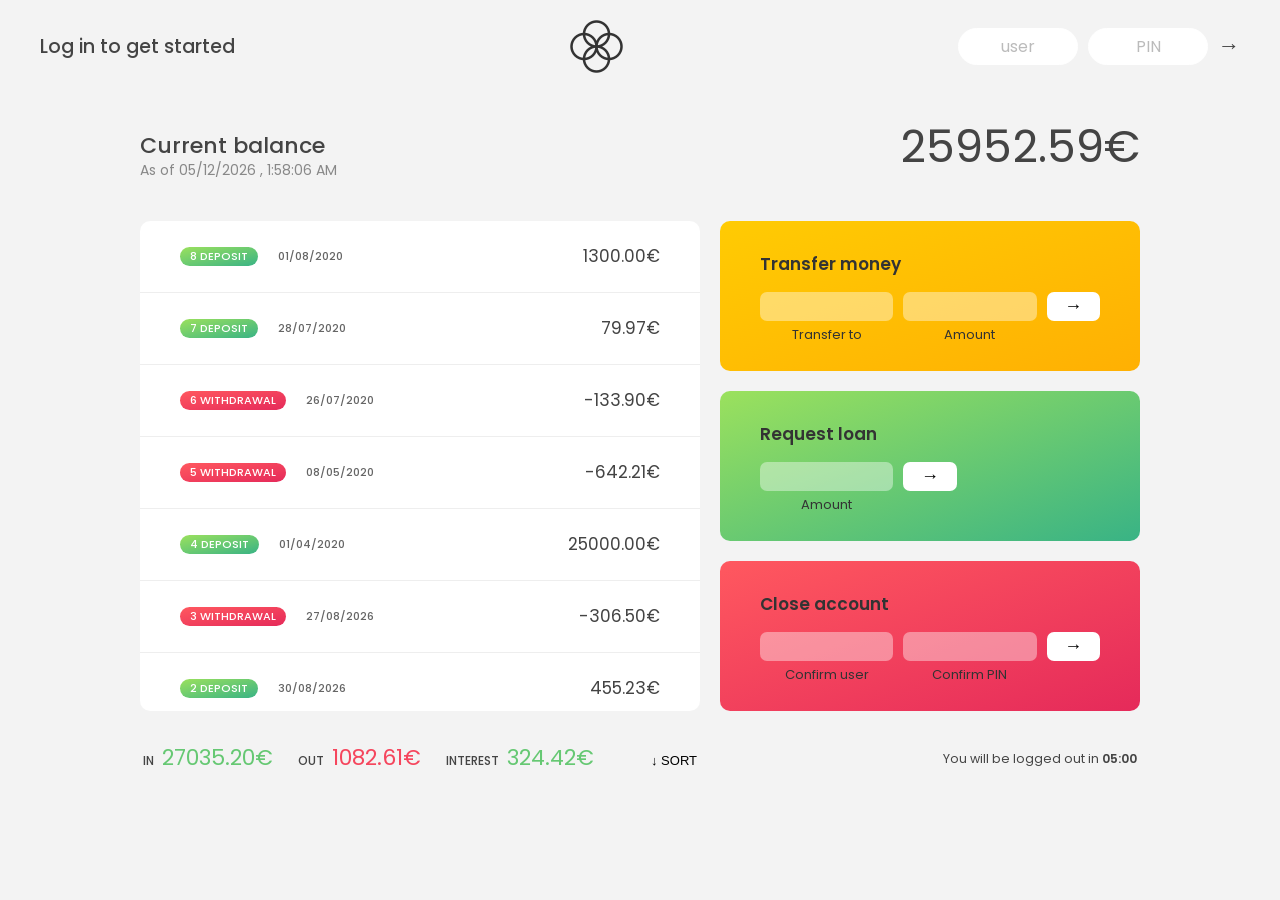
<file: Bankist_APP/index.html>
<!doctype html>
<html lang="en">
  <head>
    <meta charset="UTF-8" />
    <meta name="viewport" content="width=device-width, initial-scale=1.0" />
    <meta http-equiv="X-UA-Compatible" content="ie=edge" />
    <link rel="shortcut icon" type="image/png" href="icon.png" />

    <link
      href="https://fonts.googleapis.com/css?family=Poppins:400,500,600&display=swap"
      rel="stylesheet"
    />

    <link rel="stylesheet" href="style.css" />
    <title>Bankist</title>
  </head>
  <body>
    <!-- TOP NAVIGATION -->
    <nav>
      <p class="welcome">Log in to get started</p>
      <img src="logo.png" alt="Logo" class="logo" />
      <form class="login">
        <input
          type="text"
          placeholder="user"
          class="login__input login__input--user"
        />
        <!-- In practice, use type="password" -->
        <input
          type="text"
          placeholder="PIN"
          maxlength="4"
          class="login__input login__input--pin"
        />
        <button class="login__btn">&rarr;</button>
      </form>
    </nav>

    <main class="app">
      <!-- BALANCE -->
      <div class="balance">
        <div>
          <p class="balance__label">Current balance</p>
          <p class="balance__date">
            As of <span class="date">05/03/2037</span>
          </p>
        </div>
        <p class="balance__value">0000€</p>
      </div>

      <!-- MOVEMENTS -->
      <div class="movements">
        <div class="movements__row">
          <div class="movements__type movements__type--deposit">2 deposit</div>
          <div class="movements__date">3 days ago</div>
          <div class="movements__value">4 000€</div>
        </div>
        <div class="movements__row">
          <div class="movements__type movements__type--withdrawal">
            1 withdrawal
          </div>
          <div class="movements__date">24/01/2037</div>
          <div class="movements__value">-378€</div>
        </div>
      </div>

      <!-- SUMMARY -->
      <div class="summary">
        <p class="summary__label">In</p>
        <p class="summary__value summary__value--in">0000€</p>
        <p class="summary__label">Out</p>
        <p class="summary__value summary__value--out">0000€</p>
        <p class="summary__label">Interest</p>
        <p class="summary__value summary__value--interest">0000€</p>
        <button class="btn--sort">&downarrow; SORT</button>
      </div>

      <!-- OPERATION: TRANSFERS -->
      <div class="operation operation--transfer">
        <h2>Transfer money</h2>
        <form class="form form--transfer">
          <input type="text" class="form__input form__input--to" />
          <input type="number" class="form__input form__input--amount" />
          <button class="form__btn form__btn--transfer">&rarr;</button>
          <label class="form__label">Transfer to</label>
          <label class="form__label">Amount</label>
        </form>
      </div>

      <!-- OPERATION: LOAN -->
      <div class="operation operation--loan">
        <h2>Request loan</h2>
        <form class="form form--loan">
          <input type="number" class="form__input form__input--loan-amount" />
          <button class="form__btn form__btn--loan">&rarr;</button>
          <label class="form__label form__label--loan">Amount</label>
        </form>
      </div>

      <!-- OPERATION: CLOSE -->
      <div class="operation operation--close">
        <h2>Close account</h2>
        <form class="form form--close">
          <input type="text" class="form__input form__input--user" />
          <input
            type="password"
            maxlength="6"
            class="form__input form__input--pin"
          />
          <button class="form__btn form__btn--close">&rarr;</button>
          <label class="form__label">Confirm user</label>
          <label class="form__label">Confirm PIN</label>
        </form>
      </div>

      <!-- LOGOUT TIMER -->
      <p class="logout-timer">
        You will be logged out in <span class="timer">05:00</span>
      </p>
    </main>

    <script src="script.js"></script>
  </body>
</html>
</file>
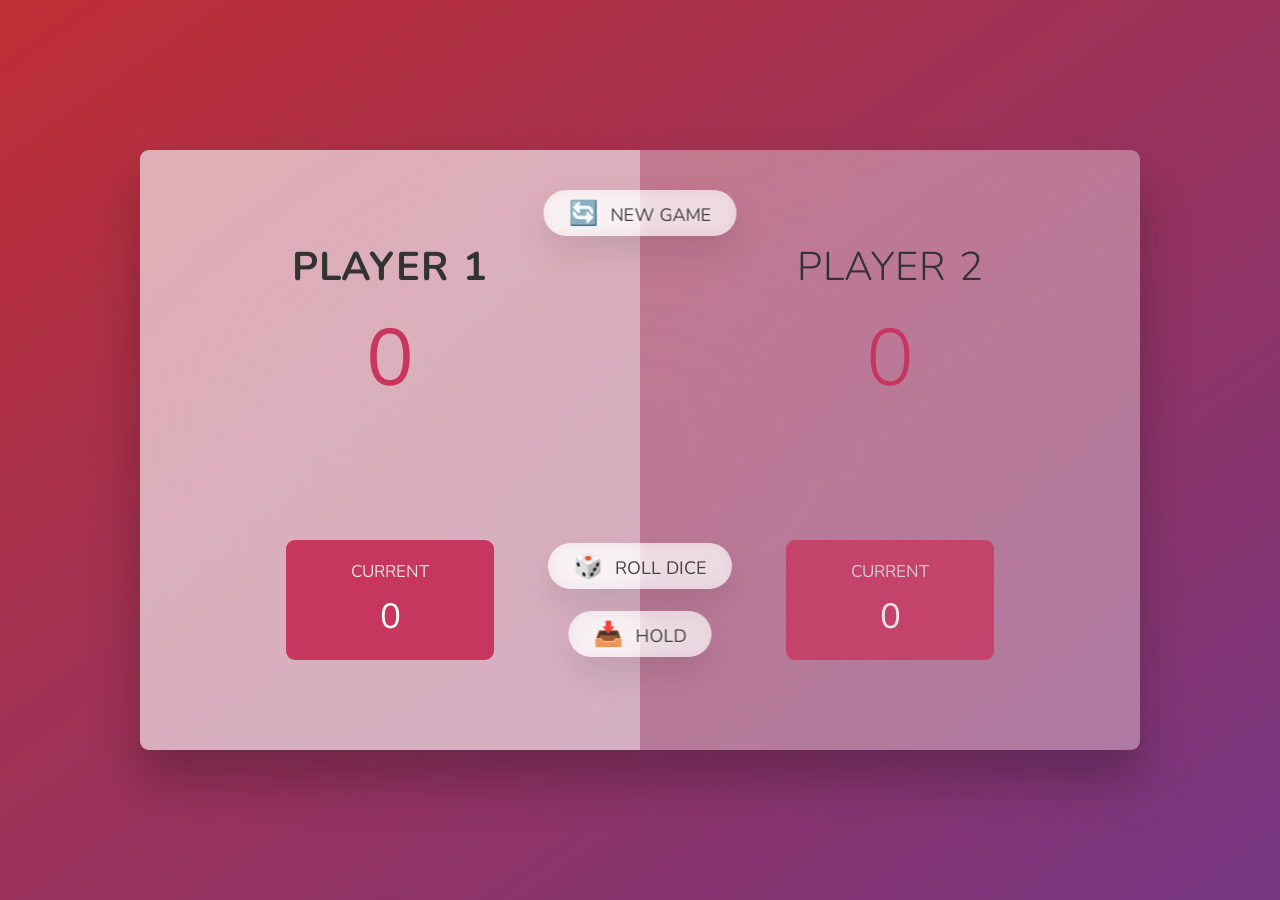
<file: DiceGame_PvP/index.html>
<!doctype html>
<html lang="en">
  <head>
    <meta charset="UTF-8" />
    <meta name="viewport" content="width=device-width, initial-scale=1.0" />
    <meta http-equiv="X-UA-Compatible" content="ie=edge" />
    <link rel="stylesheet" href="style.css" />
    <title>Pig Game</title>
  </head>
  <body>
    <main>
      <section class="player player--0 player--active">
        <h2 class="name" id="name--0">Player 1</h2>
        <p class="score" id="score--0">43</p>
        <div class="current">
          <p class="current-label">Current</p>
          <p class="current-score" id="current--0">0</p>
        </div>
      </section>
      <section class="player player--1">
        <h2 class="name" id="name--1">Player 2</h2>
        <p class="score" id="score--1">24</p>
        <div class="current">
          <p class="current-label">Current</p>
          <p class="current-score" id="current--1">0</p>
        </div>
      </section>

      <img src="./assets/dice-5.png" alt="Playing dice" class="dice" />
      <button class="btn btn--new">🔄 New game</button>
      <button class="btn btn--roll">🎲 Roll dice</button>
      <button class="btn btn--hold">📥 Hold</button>
    </main>
    <script src="script.js"></script>
  </body>
</html>
</file>
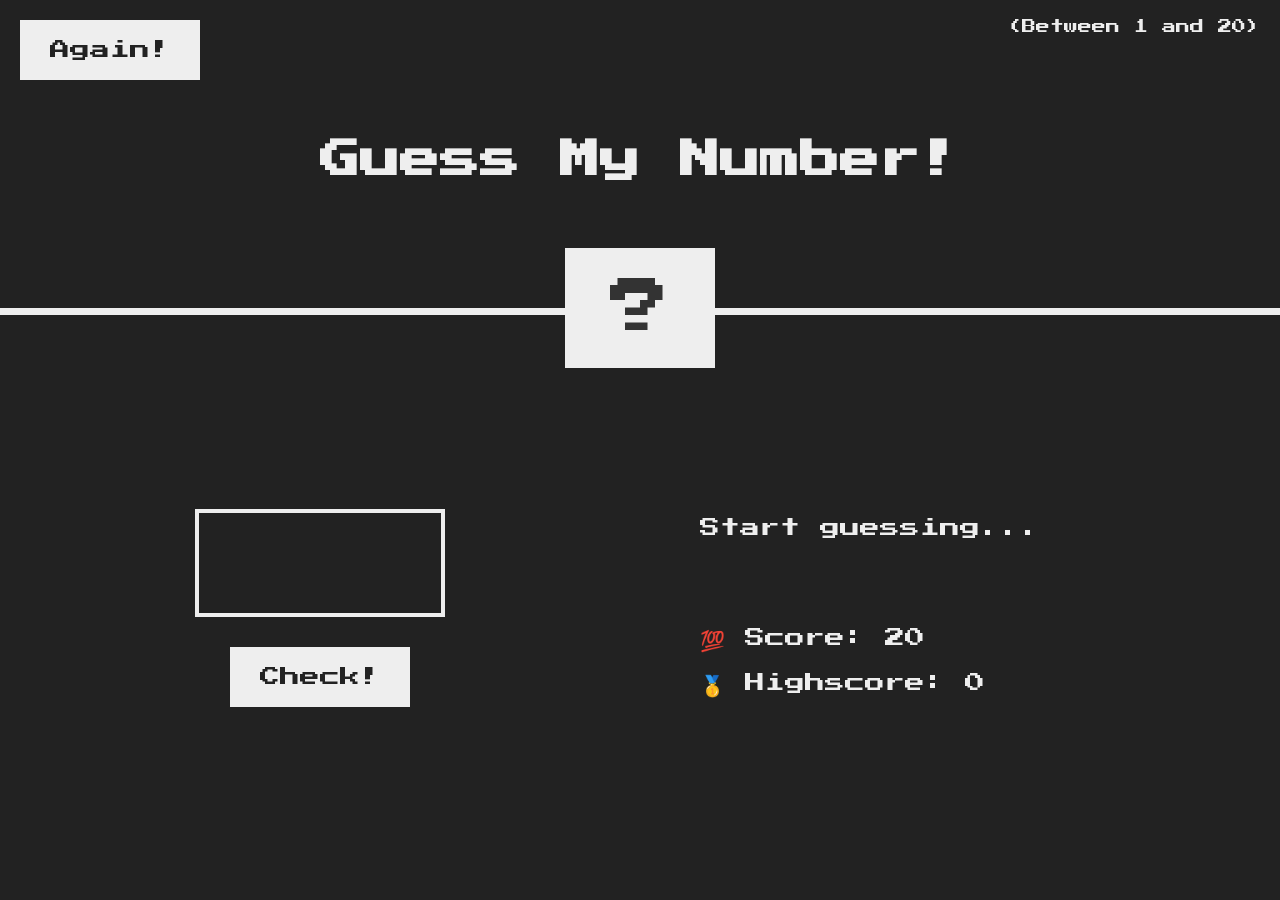
<file: Guess_The_No/index.html>
<!doctype html>
<html lang="en">
  <head>
    <meta charset="UTF-8" />
    <meta name="viewport" content="width=device-width, initial-scale=1.0" />
    <meta http-equiv="X-UA-Compatible" content="ie=edge" />
    <link rel="stylesheet" href="style.css" />
    <title>Guess My Number!</title>
  </head>
  <body>
    <header>
      <h1>Guess My Number!</h1>
      <p class="between">(Between 1 and 20)</p>
      <button class="btn again">Again!</button>
      <div class="number">?</div>
    </header>
    <main>
      <section class="left">
        <input type="number" class="guess" />
        <button class="btn check">Check!</button>
      </section>
      <section class="right">
        <p class="message">Start guessing...</p>
        <p class="label-score">💯 Score: <span class="score">20</span></p>
        <p class="label-highscore">
          🥇 Highscore: <span class="highscore">0</span>
        </p>
      </section>
    </main>
    <script src="script.js"></script>
  </body>
</html>
</file>
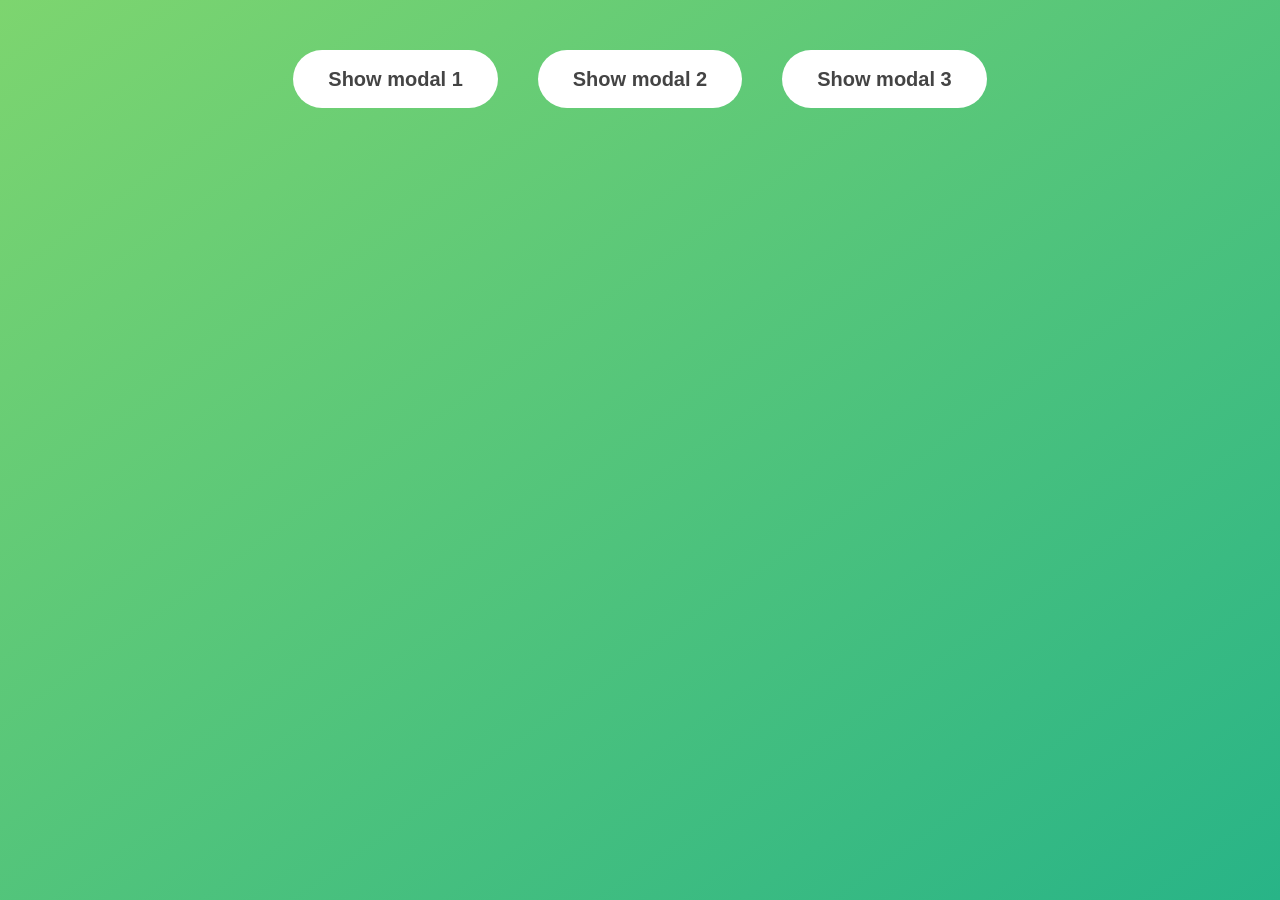
<file: ModalCreator/index.html>
<!doctype html>
<html lang="en">
  <head>
    <meta charset="UTF-8" />
    <meta name="viewport" content="width=device-width, initial-scale=1.0" />
    <meta http-equiv="X-UA-Compatible" content="ie=edge" />
    <link rel="stylesheet" href="style.css" />
    <title>Modal window</title>
  </head>
  <body>
    <button class="show-modal">Show modal 1</button>
    <button class="show-modal">Show modal 2</button>
    <button class="show-modal">Show modal 3</button>

    <div class="modal hidden">
      <button class="close-modal">&times;</button>
      <h1>I'm a modal window 😍</h1>
      <p>
        Lorem ipsum dolor sit amet, consectetur adipisicing elit, sed do eiusmod
        tempor incididunt ut labore et dolore magna aliqua. Ut enim ad minim
        veniam, quis nostrud exercitation ullamco laboris nisi ut aliquip ex ea
        commodo consequat. Duis aute irure dolor in reprehenderit in voluptate
        velit esse cillum dolore eu fugiat nulla pariatur. Excepteur sint
        occaecat cupidatat non proident, sunt in culpa qui officia deserunt
        mollit anim id est laborum.
      </p>
    </div>
    <div class="overlay hidden"></div>

    <script src="script.js"></script>
  </body>
</html>
</file>
<file: Bankist_APP/style.css>
/*
 * Use this CSS to learn some intersting techniques,
 * in case you're wondering how I built the UI.
 * Have fun! 😁
 */

* {
  margin: 0;
  padding: 0;
  box-sizing: border-box;
}

html {
  font-size: 62.5%;
  box-sizing: border-box;
}

body {
  font-family: 'Poppins', sans-serif;
  color: #444;
  background-color: #f3f3f3;
  height: 100dvh;
  padding: 2rem;
}

nav {
  display: flex;
  justify-content: space-between;
  align-items: center;
  padding: 0 2rem;
}

.welcome {
  font-size: 1.9rem;
  font-weight: 500;
}

.logo {
  height: 5.25rem;
}

.login {
  display: flex;
}

.login__input {
  border: none;
  padding: 0.5rem 2rem;
  font-size: 1.6rem;
  font-family: inherit;
  text-align: center;
  width: 12rem;
  border-radius: 10rem;
  margin-right: 1rem;
  color: inherit;
  border: 1px solid #fff;
  transition: all 0.3s;
}

.login__input:focus {
  outline: none;
  border: 1px solid #ccc;
}

.login__input::placeholder {
  color: #bbb;
}

.login__btn {
  border: none;
  background: none;
  font-size: 2.2rem;
  color: inherit;
  cursor: pointer;
  transition: all 0.3s;
}

.login__btn:hover,
.login__btn:focus,
.btn--sort:hover,
.btn--sort:focus {
  outline: none;
  color: #777;
}

/* MAIN */
.app {
  position: relative;
  max-width: 100rem;
  margin: 4rem auto;
  display: grid;
  grid-template-columns: 4fr 3fr;
  grid-template-rows: auto repeat(3, 15rem) auto;
  gap: 2rem;
  opacity: 0;
  transition: all 1s;
}

.balance {
  grid-column: 1 / span 2;
  display: flex;
  align-items: flex-end;
  justify-content: space-between;
  margin-bottom: 2rem;
}

.balance__label {
  font-size: 2.2rem;
  font-weight: 500;
  margin-bottom: -0.2rem;
}

.balance__date {
  font-size: 1.4rem;
  color: #888;
}

.balance__value {
  font-size: 4.5rem;
  font-weight: 400;
}

/* MOVEMENTS */
.movements {
  grid-row: 2 / span 3;
  background-color: #fff;
  border-radius: 1rem;
  overflow: scroll;
}

.movements__row {
  padding: 2.25rem 4rem;
  display: flex;
  align-items: center;
  border-bottom: 1px solid #eee;
}

.movements__type {
  font-size: 1.1rem;
  text-transform: uppercase;
  font-weight: 500;
  color: #fff;
  padding: 0.1rem 1rem;
  border-radius: 10rem;
  margin-right: 2rem;
}

.movements__date {
  font-size: 1.1rem;
  text-transform: uppercase;
  font-weight: 500;
  color: #666;
}

.movements__type--deposit {
  background-image: linear-gradient(to top left, #39b385, #9be15d);
}

.movements__type--withdrawal {
  background-image: linear-gradient(to top left, #e52a5a, #ff585f);
}

.movements__value {
  font-size: 1.7rem;
  margin-left: auto;
}

/* SUMMARY */
.summary {
  grid-row: 5 / 6;
  display: flex;
  align-items: baseline;
  padding: 0 0.3rem;
  margin-top: 1rem;
}

.summary__label {
  font-size: 1.2rem;
  font-weight: 500;
  text-transform: uppercase;
  margin-right: 0.8rem;
}

.summary__value {
  font-size: 2.2rem;
  margin-right: 2.5rem;
}

.summary__value--in,
.summary__value--interest {
  color: #66c873;
}

.summary__value--out {
  color: #f5465d;
}

.btn--sort {
  margin-left: auto;
  border: none;
  background: none;
  font-size: 1.3rem;
  font-weight: 500;
  cursor: pointer;
}

/* OPERATIONS */
.operation {
  border-radius: 1rem;
  padding: 3rem 4rem;
  color: #333;
}

.operation--transfer {
  background-image: linear-gradient(to top left, #ffb003, #ffcb03);
}

.operation--loan {
  background-image: linear-gradient(to top left, #39b385, #9be15d);
}

.operation--close {
  background-image: linear-gradient(to top left, #e52a5a, #ff585f);
}

h2 {
  margin-bottom: 1.5rem;
  font-size: 1.7rem;
  font-weight: 600;
  color: #333;
}

.form {
  display: grid;
  grid-template-columns: 2.5fr 2.5fr 1fr;
  grid-template-rows: auto auto;
  gap: 0.4rem 1rem;
}

/* Exceptions for interst */
.form.form--loan {
  grid-template-columns: 2.5fr 1fr 2.5fr;
}
.form__label--loan {
  grid-row: 2;
}
/* End exceptions */

.form__input {
  width: 100%;
  border: none;
  background-color: rgba(255, 255, 255, 0.4);
  font-family: inherit;
  font-size: 1.5rem;
  text-align: center;
  color: #333;
  padding: 0.3rem 1rem;
  border-radius: 0.7rem;
  transition: all 0.3s;
}

.form__input:focus {
  outline: none;
  background-color: rgba(255, 255, 255, 0.6);
}

.form__label {
  font-size: 1.3rem;
  text-align: center;
}

.form__btn {
  border: none;
  border-radius: 0.7rem;
  font-size: 1.8rem;
  background-color: #fff;
  cursor: pointer;
  transition: all 0.3s;
}

.form__btn:focus {
  outline: none;
  background-color: rgba(255, 255, 255, 0.8);
}

.logout-timer {
  padding: 0 0.3rem;
  margin-top: 1.9rem;
  text-align: right;
  font-size: 1.25rem;
}

.timer {
  font-weight: 600;
}
</file>
<file: DiceGame_PvP/style.css>
@import url('https://fonts.googleapis.com/css2?family=Nunito&display=swap');

* {
  margin: 0;
  padding: 0;
  box-sizing: inherit;
}

html {
  font-size: 62.5%;
  box-sizing: border-box;
}

body {
  font-family: 'Nunito', sans-serif;
  font-weight: 400;
  height: 100vh;
  color: #333;
  background-image: linear-gradient(to top left, #753682 0%, #bf2e34 100%);
  display: flex;
  align-items: center;
  justify-content: center;
}

/* LAYOUT */
main {
  position: relative;
  width: 100rem;
  height: 60rem;
  background-color: rgba(255, 255, 255, 0.35);
  backdrop-filter: blur(200px);
  filter: blur();
  box-shadow: 0 3rem 5rem rgba(0, 0, 0, 0.25);
  border-radius: 9px;
  overflow: hidden;
  display: flex;
}

.player {
  flex: 50%;
  padding: 9rem;
  display: flex;
  flex-direction: column;
  align-items: center;
  transition: all 0.75s;
}

/* ELEMENTS */
.name {
  position: relative;
  font-size: 4rem;
  text-transform: uppercase;
  letter-spacing: 1px;
  word-spacing: 2px;
  font-weight: 300;
  margin-bottom: 1rem;
}

.score {
  font-size: 8rem;
  font-weight: 300;
  color: #c7365f;
  margin-bottom: auto;
}

.player--active {
  background-color: rgba(255, 255, 255, 0.4);
}
.player--active .name {
  font-weight: 700;
}
.player--active .score {
  font-weight: 400;
}

.player--active .current {
  opacity: 1;
}

.current {
  background-color: #c7365f;
  opacity: 0.8;
  border-radius: 9px;
  color: #fff;
  width: 65%;
  padding: 2rem;
  text-align: center;
  transition: all 0.75s;
}

.current-label {
  text-transform: uppercase;
  margin-bottom: 1rem;
  font-size: 1.7rem;
  color: #ddd;
}

.current-score {
  font-size: 3.5rem;
}

/* ABSOLUTE POSITIONED ELEMENTS */
.btn {
  position: absolute;
  left: 50%;
  transform: translateX(-50%);
  color: #444;
  background: none;
  border: none;
  font-family: inherit;
  font-size: 1.8rem;
  text-transform: uppercase;
  cursor: pointer;
  font-weight: 400;
  transition: all 0.2s;

  background-color: white;
  background-color: rgba(255, 255, 255, 0.6);
  backdrop-filter: blur(10px);

  padding: 0.7rem 2.5rem;
  border-radius: 50rem;
  box-shadow: 0 1.75rem 3.5rem rgba(0, 0, 0, 0.1);
}

.btn::first-letter {
  font-size: 2.4rem;
  display: inline-block;
  margin-right: 0.7rem;
}

.btn--new {
  top: 4rem;
}
.btn--roll {
  top: 39.3rem;
}
.btn--hold {
  top: 46.1rem;
}

.btn:active {
  transform: translate(-50%, 3px);
  box-shadow: 0 1rem 2rem rgba(0, 0, 0, 0.15);
}

.btn:focus {
  outline: none;
}

.dice {
  position: absolute;
  left: 50%;
  top: 16.5rem;
  transform: translateX(-50%);
  height: 10rem;
  box-shadow: 0 2rem 5rem rgba(0, 0, 0, 0.2);
}

.hide {
  display: none;
}

.player--winner {
  background-color: #2f2f2f;
}

.player--winner .name {
  font-weight: 700;
  color: #c7365f;
}
</file>
<file: Guess_The_No/style.css>
@import url('https://fonts.googleapis.com/css?family=Press+Start+2P&display=swap');

* {
  margin: 0;
  padding: 0;
  box-sizing: inherit;
}

html {
  font-size: 62.5%;
  box-sizing: border-box;
}

body {
  font-family: 'Press Start 2P', sans-serif;
  color: #eee;
  background-color: #222;
  /* background-color: #60b347; */
}

/* LAYOUT */
header {
  position: relative;
  height: 35vh;
  border-bottom: 7px solid #eee;
}

main {
  height: 65vh;
  color: #eee;
  display: flex;
  align-items: center;
  justify-content: space-around;
}

.left {
  width: 52rem;
  display: flex;
  flex-direction: column;
  align-items: center;
}

.right {
  width: 52rem;
  font-size: 2rem;
}

/* ELEMENTS STYLE */
h1 {
  font-size: 4rem;
  text-align: center;
  position: absolute;
  width: 100%;
  top: 52%;
  left: 50%;
  transform: translate(-50%, -50%);
}

.number {
  background: #eee;
  color: #333;
  font-size: 6rem;
  width: 15rem;
  padding: 3rem 0rem;
  text-align: center;
  position: absolute;
  bottom: 0;
  left: 50%;
  transform: translate(-50%, 50%);
}

.between {
  font-size: 1.4rem;
  position: absolute;
  top: 2rem;
  right: 2rem;
}

.again {
  position: absolute;
  top: 2rem;
  left: 2rem;
}

.guess {
  background: none;
  border: 4px solid #eee;
  font-family: inherit;
  color: inherit;
  font-size: 5rem;
  padding: 2.5rem;
  width: 25rem;
  text-align: center;
  display: block;
  margin-bottom: 3rem;
}

.btn {
  border: none;
  background-color: #eee;
  color: #222;
  font-size: 2rem;
  font-family: inherit;
  padding: 2rem 3rem;
  cursor: pointer;
}

.btn:hover {
  background-color: #ccc;
}

.message {
  margin-bottom: 8rem;
  height: 3rem;
}

.label-score {
  margin-bottom: 2rem;
}

@media screen {
}
</file>
<file: ModalCreator/style.css>
* {
  margin: 0;
  padding: 0;
  box-sizing: inherit;
}

html {
  font-size: 62.5%;
  box-sizing: border-box;
}

body {
  font-family: sans-serif;
  color: #333;
  line-height: 1.5;
  height: 100vh;
  position: relative;
  display: flex;
  align-items: flex-start;
  justify-content: center;
  background: linear-gradient(to top left, #28b487, #7dd56f);
}

.show-modal {
  font-size: 2rem;
  font-weight: 600;
  padding: 1.75rem 3.5rem;
  margin: 5rem 2rem;
  border: none;
  background-color: #fff;
  color: #444;
  border-radius: 10rem;
  cursor: pointer;
}

.close-modal {
  position: absolute;
  top: 1.2rem;
  right: 2rem;
  font-size: 5rem;
  color: #333;
  cursor: pointer;
  border: none;
  background: none;
}

h1 {
  font-size: 2.5rem;
  margin-bottom: 2rem;
}

p {
  font-size: 1.8rem;
}

/* -------------------------- */
/* CLASSES TO MAKE MODAL WORK */
.hidden {
  display: none;
}

.modal {
  position: absolute;
  top: 50%;
  left: 50%;
  transform: translate(-50%, -50%);
  width: 70%;

  background-color: white;
  padding: 6rem;
  border-radius: 5px;
  box-shadow: 0 3rem 5rem rgba(0, 0, 0, 0.3);
  z-index: 10;
}

.overlay {
  position: absolute;
  top: 0;
  left: 0;
  width: 100%;
  height: 100%;
  background-color: rgba(0, 0, 0, 0.6);
  backdrop-filter: blur(3px);
  z-index: 5;
}
</file>
